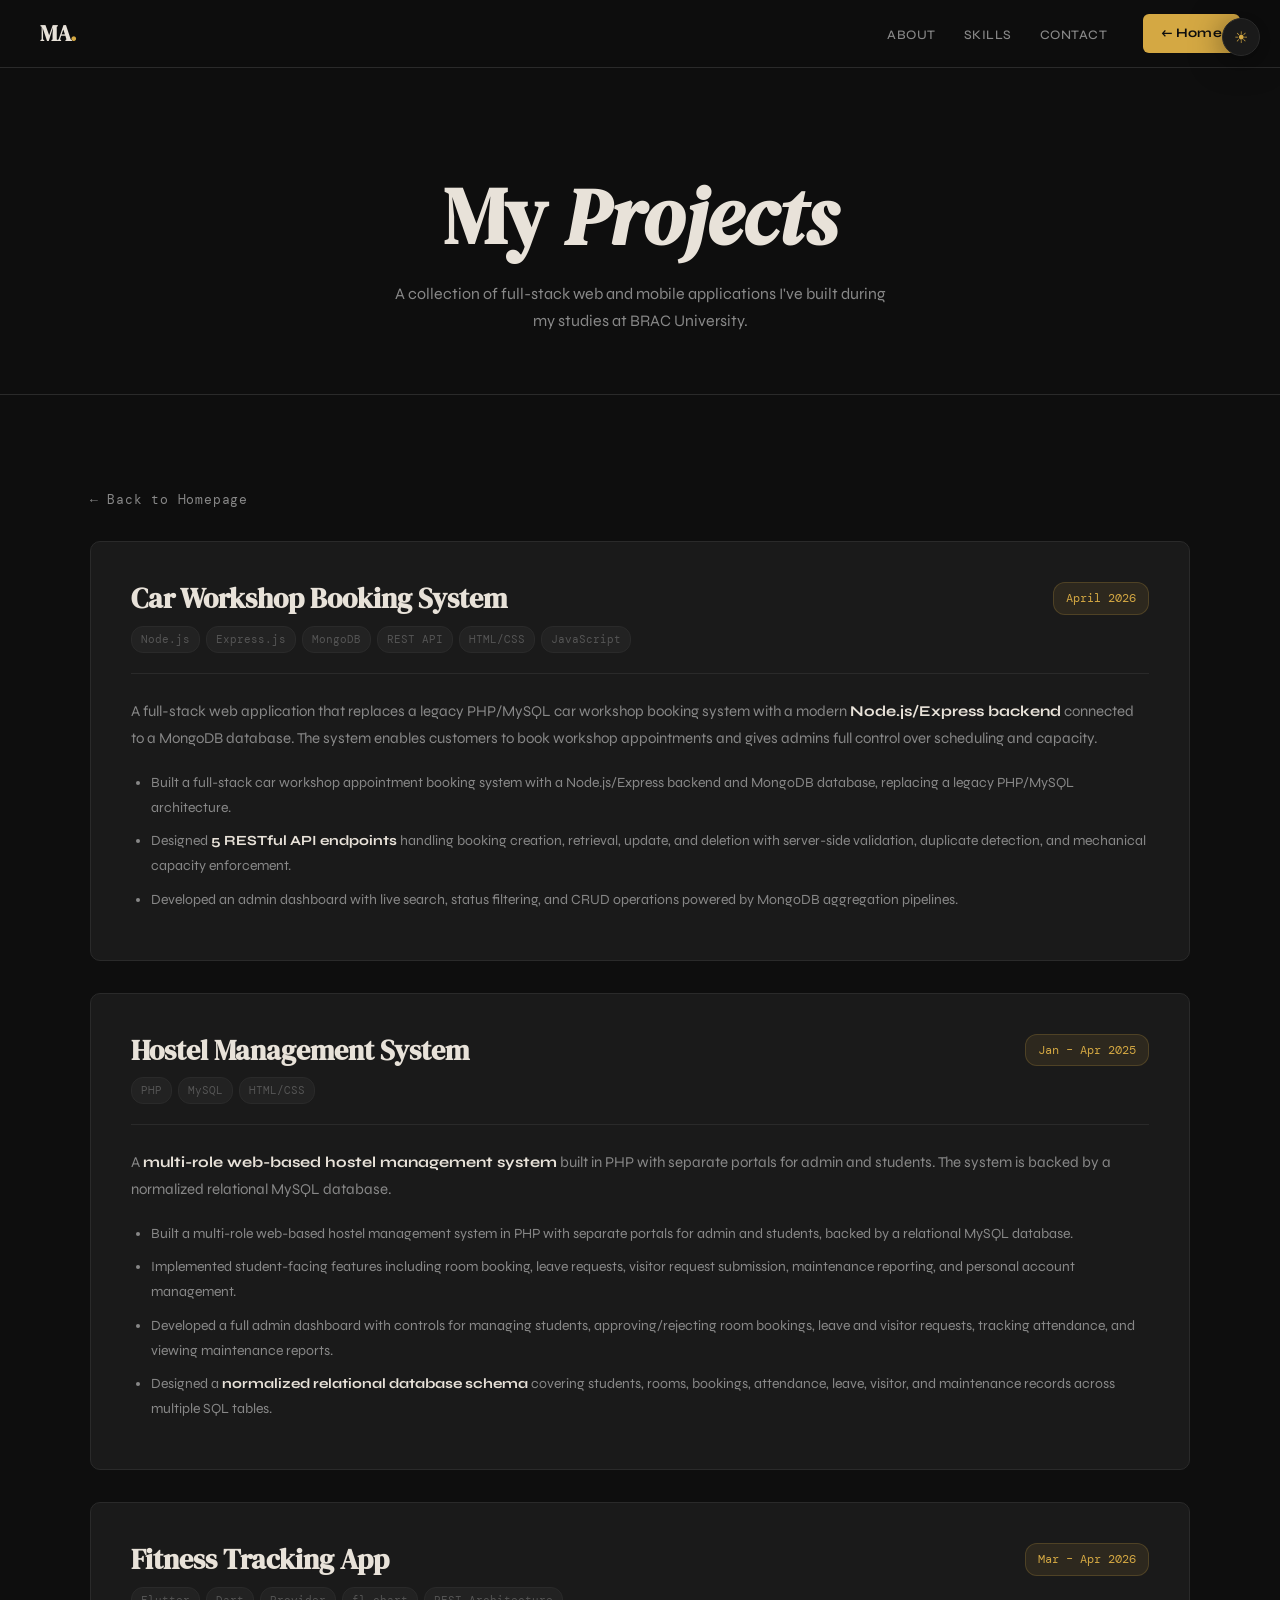
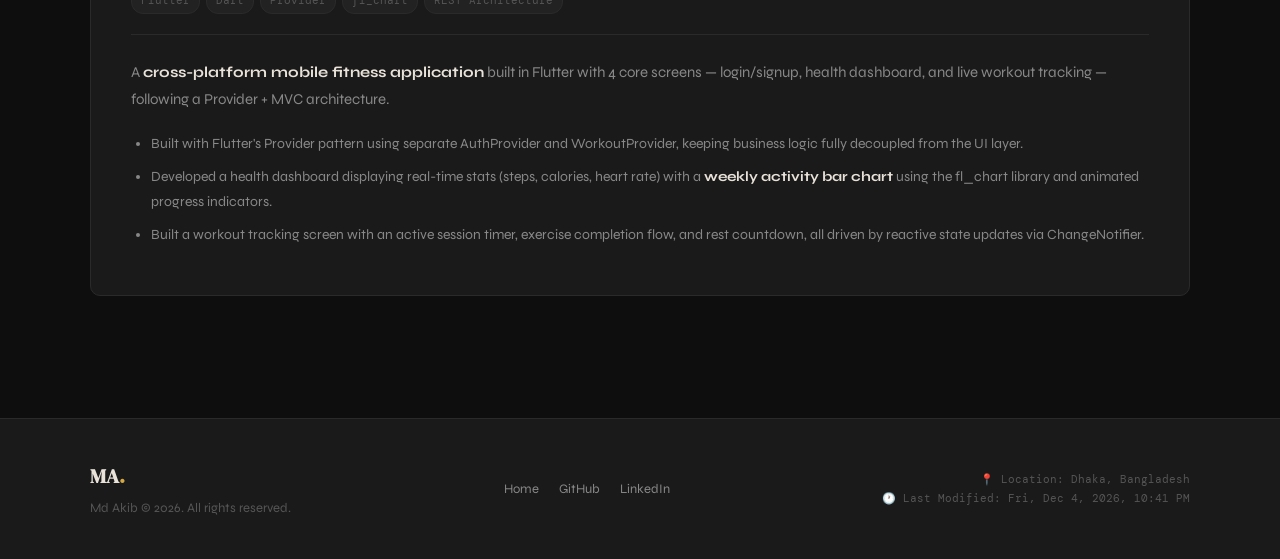
<file: projects.html>
<!DOCTYPE html>
<html lang="en">
<head>
  <meta charset="UTF-8" />
  <meta name="viewport" content="width=device-width, initial-scale=1.0" />
  <meta name="description" content="Portfolio projects by Md Akib – CS Student at BRAC University" />
  <title>Projects | Md Akib</title>
  <link rel="stylesheet" href="style.css" />
  <link rel="preconnect" href="https://fonts.googleapis.com">
  <link href="https://fonts.googleapis.com/css2?family=DM+Serif+Display:ital@0;1&family=DM+Mono:wght@300;400;500&family=Syne:wght@400;500;600;700;800&display=swap" rel="stylesheet">
  <!-- Internal style for projects page specifics -->
  <style>
    .project-hero {
      padding: 100px 40px 60px;
      text-align: center;
      border-bottom: 1px solid var(--border);
    }
    .project-hero h1 {
      font-family: var(--font-display);
      font-size: clamp(48px, 7vw, 80px);
      color: var(--text);
    }
    .project-hero p {
      color: var(--text-muted);
      font-size: 16px;
      max-width: 500px;
      margin: 16px auto 0;
    }
    .back-link {
      display: inline-flex;
      align-items: center;
      gap: 8px;
      font-size: 13px;
      color: var(--text-muted);
      font-family: var(--font-mono);
      letter-spacing: 0.06em;
      margin-bottom: 30px;
      transition: color var(--transition);
    }
    .back-link:hover { color: var(--accent); }
    .project-full {
      background: var(--surface);
      border: 1px solid var(--border);
      border-radius: var(--radius);
      padding: 40px;
      margin-bottom: 32px;
    }
    .project-full-header {
      display: flex;
      justify-content: space-between;
      align-items: flex-start;
      flex-wrap: wrap;
      gap: 14px;
      margin-bottom: 24px;
      padding-bottom: 20px;
      border-bottom: 1px solid var(--border);
    }
    .project-full h2 {
      font-family: var(--font-display);
      font-size: 28px;
      color: var(--text);
    }
    .project-full-date {
      font-family: var(--font-mono);
      font-size: 12px;
      color: var(--accent);
      padding: 5px 12px;
      background: rgba(212,168,67,0.1);
      border-radius: 12px;
      border: 1px solid rgba(212,168,67,0.2);
    }
    .project-body p {
      color: var(--text-muted);
      font-size: 15px;
      line-height: 1.8;
      margin-bottom: 18px;
    }
    .project-body ul {
      list-style: disc;
      padding-left: 20px;
      color: var(--text-muted);
      font-size: 14px;
      line-height: 1.8;
    }
    .project-body ul li { margin-bottom: 8px; }
    .project-body strong { color: var(--text); }
  </style>
</head>
<body>

  <button class="theme-toggle" id="themeToggle" aria-label="Toggle dark/light mode">
    <span class="toggle-icon">☀</span>
  </button>

  <nav class="nav" id="navbar">
    <div class="nav-logo">MA<span class="dot">.</span></div>
    <ul class="nav-links">
      <li><a href="index.html#about">About</a></li>
      <li><a href="index.html#skills">Skills</a></li>
      <li><a href="index.html#contact">Contact</a></li>
    </ul>
    <a href="index.html" class="nav-cta">← Home</a>
  </nav>

  <div class="project-hero">
    <h1>My <em>Projects</em></h1>
    <p>A collection of full-stack web and mobile applications I've built during my studies at BRAC University.</p>
  </div>

  <section class="section">
    <div class="container">
      <a href="index.html" class="back-link">← Back to Homepage</a>

      <!-- Project 1 -->
      <div class="project-full" id="car-workshop">
        <div class="project-full-header">
          <div>
            <h2>Car Workshop Booking System</h2>
            <div class="project-tags" style="margin-top:10px;">
              <span class="tag-sm">Node.js</span>
              <span class="tag-sm">Express.js</span>
              <span class="tag-sm">MongoDB</span>
              <span class="tag-sm">REST API</span>
              <span class="tag-sm">HTML/CSS</span>
              <span class="tag-sm">JavaScript</span>
            </div>
          </div>
          <span class="project-full-date">April 2026</span>
        </div>
        <div class="project-body">
          <p>A full-stack web application that replaces a legacy PHP/MySQL car workshop booking system with a modern <strong>Node.js/Express backend</strong> connected to a MongoDB database. The system enables customers to book workshop appointments and gives admins full control over scheduling and capacity.</p>
          <ul>
            <li>Built a full-stack car workshop appointment booking system with a Node.js/Express backend and MongoDB database, replacing a legacy PHP/MySQL architecture.</li>
            <li>Designed <strong>5 RESTful API endpoints</strong> handling booking creation, retrieval, update, and deletion with server-side validation, duplicate detection, and mechanical capacity enforcement.</li>
            <li>Developed an admin dashboard with live search, status filtering, and CRUD operations powered by MongoDB aggregation pipelines.</li>
          </ul>
        </div>
      </div>

      <!-- Project 2 -->
      <div class="project-full" id="hostel">
        <div class="project-full-header">
          <div>
            <h2>Hostel Management System</h2>
            <div class="project-tags" style="margin-top:10px;">
              <span class="tag-sm">PHP</span>
              <span class="tag-sm">MySQL</span>
              <span class="tag-sm">HTML/CSS</span>
            </div>
          </div>
          <span class="project-full-date">Jan – Apr 2025</span>
        </div>
        <div class="project-body">
          <p>A <strong>multi-role web-based hostel management system</strong> built in PHP with separate portals for admin and students. The system is backed by a normalized relational MySQL database.</p>
          <ul>
            <li>Built a multi-role web-based hostel management system in PHP with separate portals for admin and students, backed by a relational MySQL database.</li>
            <li>Implemented student-facing features including room booking, leave requests, visitor request submission, maintenance reporting, and personal account management.</li>
            <li>Developed a full admin dashboard with controls for managing students, approving/rejecting room bookings, leave and visitor requests, tracking attendance, and viewing maintenance reports.</li>
            <li>Designed a <strong>normalized relational database schema</strong> covering students, rooms, bookings, attendance, leave, visitor, and maintenance records across multiple SQL tables.</li>
          </ul>
        </div>
      </div>

      <!-- Project 3 -->
      <div class="project-full" id="fitness">
        <div class="project-full-header">
          <div>
            <h2>Fitness Tracking App</h2>
            <div class="project-tags" style="margin-top:10px;">
              <span class="tag-sm">Flutter</span>
              <span class="tag-sm">Dart</span>
              <span class="tag-sm">Provider</span>
              <span class="tag-sm">fl_chart</span>
              <span class="tag-sm">REST Architecture</span>
            </div>
          </div>
          <span class="project-full-date">Mar – Apr 2026</span>
        </div>
        <div class="project-body">
          <p>A <strong>cross-platform mobile fitness application</strong> built in Flutter with 4 core screens — login/signup, health dashboard, and live workout tracking — following a Provider + MVC architecture.</p>
          <ul>
            <li>Built with Flutter's Provider pattern using separate AuthProvider and WorkoutProvider, keeping business logic fully decoupled from the UI layer.</li>
            <li>Developed a health dashboard displaying real-time stats (steps, calories, heart rate) with a <strong>weekly activity bar chart</strong> using the fl_chart library and animated progress indicators.</li>
            <li>Built a workout tracking screen with an active session timer, exercise completion flow, and rest countdown, all driven by reactive state updates via ChangeNotifier.</li>
          </ul>
        </div>
      </div>

    </div>
  </section>

  <footer class="footer">
    <div class="container footer-inner">
      <div class="footer-left">
        <span class="footer-logo">MA<span class="dot">.</span></span>
        <p>Md Akib &copy; <span id="year"></span>. All rights reserved.</p>
      </div>
      <div class="footer-nav">
        <a href="index.html">Home</a>
        <a href="https://github.com/Akib-17" target="_blank" rel="noopener">GitHub</a>
        <a href="https://www.linkedin.com/in/md-akib20/" target="_blank" rel="noopener">LinkedIn</a>
      </div>
      <div class="footer-meta" id="footerMeta"></div>
    </div>
  </footer>

  <script src="script.js"></script>
</body>
</html>
</file>
<file: style.css>
/* ============================================================
   style.css — Md Akib Personal Homepage
   Theme: Dark editorial with warm amber accents
   ============================================================ */

/* ---------- CSS Variables ---------- */
:root {
  --bg: #0e0e0e;
  --bg-alt: #141414;
  --surface: #1a1a1a;
  --surface-2: #222222;
  --border: #2a2a2a;
  --accent: #d4a843;
  --accent-2: #e8c170;
  --text: #e8e2d9;
  --text-muted: #888;
  --text-dim: #555;
  --radius: 10px;
  --font-display: 'DM Serif Display', Georgia, serif;
  --font-body: 'Syne', sans-serif;
  --font-mono: 'DM Mono', monospace;
  --nav-h: 68px;
  --transition: 0.25s ease;
  --shadow: 0 4px 32px rgba(0,0,0,0.5);
}

/* Light mode */
[data-theme="light"] {
  --bg: #f5f0e8;
  --bg-alt: #ece6da;
  --surface: #ffffff;
  --surface-2: #f0ece4;
  --border: #ddd6c8;
  --accent: #b8861c;
  --accent-2: #d4a843;
  --text: #1a1610;
  --text-muted: #6b6358;
  --text-dim: #aaa09a;
  --shadow: 0 4px 32px rgba(0,0,0,0.12);
}

/* ---------- Reset & Base ---------- */
*, *::before, *::after { box-sizing: border-box; margin: 0; padding: 0; }

html { scroll-behavior: smooth; }

body {
  background: var(--bg);
  color: var(--text);
  font-family: var(--font-body);
  font-size: 16px;
  line-height: 1.7;
  transition: background var(--transition), color var(--transition);
}

a { color: var(--accent); text-decoration: none; transition: color var(--transition); }
a:hover { color: var(--accent-2); }
.inline-link { border-bottom: 1px solid var(--accent); }
.inline-link:hover { border-color: var(--accent-2); }

img { max-width: 100%; display: block; }
ul { list-style: none; }
h1, h2, h3, h4 { line-height: 1.2; }

/* ---------- Theme Toggle ---------- */
.theme-toggle {
  position: fixed;
  top: 18px;
  right: 20px;
  z-index: 1000;
  background: var(--surface);
  border: 1px solid var(--border);
  color: var(--accent);
  width: 38px; height: 38px;
  border-radius: 50%;
  cursor: pointer;
  font-size: 16px;
  display: flex; align-items: center; justify-content: center;
  transition: all var(--transition);
  box-shadow: var(--shadow);
}
.theme-toggle:hover { background: var(--accent); color: var(--bg); }

/* ---------- Navigation ---------- */
.nav {
  position: sticky;
  top: 0;
  z-index: 900;
  height: var(--nav-h);
  background: rgba(14,14,14,0.92);
  backdrop-filter: blur(14px);
  border-bottom: 1px solid var(--border);
  display: flex; align-items: center;
  padding: 0 40px;
  gap: 24px;
  transition: background var(--transition);
}

[data-theme="light"] .nav {
  background: rgba(245,240,232,0.92);
}

.nav-logo {
  font-family: var(--font-display);
  font-size: 22px;
  color: var(--text);
  font-weight: 700;
  letter-spacing: -0.5px;
  margin-right: auto;
}

.dot { color: var(--accent); }

.nav-links {
  display: flex; gap: 4px;
}

.nav-links a {
  color: var(--text-muted);
  font-size: 13px;
  font-weight: 500;
  padding: 6px 12px;
  border-radius: 6px;
  letter-spacing: 0.04em;
  text-transform: uppercase;
  transition: all var(--transition);
}

.nav-links a:hover {
  color: var(--text);
  background: var(--surface);
}

.nav-cta {
  background: var(--accent);
  color: var(--bg) !important;
  font-size: 13px;
  font-weight: 700;
  padding: 8px 18px;
  border-radius: 6px;
  letter-spacing: 0.02em;
  transition: all var(--transition);
}
.nav-cta:hover { background: var(--accent-2); transform: translateY(-1px); }

/* ---------- Hero ---------- */
.hero {
  min-height: calc(100vh - var(--nav-h));
  display: flex;
  flex-direction: column;
  justify-content: center;
  padding: 80px 40px 60px;
  position: relative;
  overflow: hidden;
}

.hero::before {
  content: '';
  position: absolute;
  top: -200px; right: -200px;
  width: 600px; height: 600px;
  background: radial-gradient(circle, rgba(212,168,67,0.08) 0%, transparent 70%);
  pointer-events: none;
  animation: float 8s ease-in-out infinite;
}

.hero::after {
  content: '';
  position: absolute;
  bottom: -100px; left: 40%;
  width: 300px; height: 300px;
  background: radial-gradient(circle, rgba(212,168,67,0.05) 0%, transparent 70%);
  pointer-events: none;
  animation: float 10s ease-in-out infinite reverse;
}

@keyframes float {
  0%, 100% { transform: translateY(0); }
  50% { transform: translateY(-30px); }
}

.hero-grid {
  max-width: 1200px;
  margin: 0 auto;
  display: grid;
  grid-template-columns: 1fr 380px;
  gap: 60px;
  align-items: center;
  width: 100%;
}

.hero-tag {
  font-family: var(--font-mono);
  font-size: 12px;
  color: var(--accent);
  letter-spacing: 0.12em;
  text-transform: uppercase;
  margin-bottom: 20px;
  opacity: 0;
  animation: fadeUp 0.6s 0.2s forwards;
}

.hero-name {
  font-family: var(--font-display);
  font-size: clamp(64px, 9vw, 120px);
  color: var(--text);
  line-height: 0.95;
  margin-bottom: 20px;
  opacity: 0;
  animation: fadeUp 0.6s 0.35s forwards;
}

.hero-name em {
  color: var(--accent);
  font-style: italic;
}

.hero-role {
  font-size: 18px;
  font-weight: 600;
  color: var(--text-muted);
  margin-bottom: 16px;
  opacity: 0;
  animation: fadeUp 0.6s 0.5s forwards;
}

.hero-desc {
  font-size: 16px;
  color: var(--text-muted);
  max-width: 480px;
  margin-bottom: 36px;
  opacity: 0;
  animation: fadeUp 0.6s 0.65s forwards;
}

.hero-cta-row {
  display: flex; gap: 14px; flex-wrap: wrap;
  opacity: 0;
  animation: fadeUp 0.6s 0.8s forwards;
}

.btn-primary {
  background: var(--accent);
  color: var(--bg);
  font-weight: 700;
  font-size: 14px;
  padding: 12px 24px;
  border-radius: 8px;
  border: none;
  cursor: pointer;
  transition: all var(--transition);
  display: inline-block;
  font-family: var(--font-body);
}
.btn-primary:hover { background: var(--accent-2); transform: translateY(-2px); box-shadow: 0 8px 20px rgba(212,168,67,0.3); color: var(--bg); }

.btn-ghost {
  background: transparent;
  color: var(--text);
  font-weight: 600;
  font-size: 14px;
  padding: 12px 24px;
  border-radius: 8px;
  border: 1px solid var(--border);
  cursor: pointer;
  transition: all var(--transition);
  display: inline-block;
}
.btn-ghost:hover { border-color: var(--accent); color: var(--accent); background: rgba(212,168,67,0.05); }

/* Photo */
.hero-photo-wrap {
  position: relative;
  display: flex; justify-content: center;
  opacity: 0;
  animation: fadeUp 0.7s 0.4s forwards;
}

.photo-frame {
  width: 280px; height: 320px;
  border-radius: 12px;
  overflow: hidden;
  border: 2px solid var(--border);
  position: relative;
  background: var(--surface);
}

.photo-frame::before {
  content: '';
  position: absolute;
  inset: 0;
  background: linear-gradient(135deg, rgba(212,168,67,0.15), transparent);
  z-index: 1;
  pointer-events: none;
}

.profile-photo {
  width: 100%; height: 100%;
  object-fit: cover;
}

.photo-placeholder {
  width: 100%; height: 100%;
  align-items: center; justify-content: center;
  background: linear-gradient(135deg, var(--surface-2), var(--surface));
}

.initials-big {
  font-family: var(--font-display);
  font-size: 80px;
  color: var(--accent);
  opacity: 0.6;
}

.hero-badge {
  position: absolute;
  bottom: 20px; right: -12px;
  background: var(--accent);
  color: var(--bg);
  font-size: 11px;
  font-weight: 700;
  padding: 6px 14px;
  border-radius: 20px;
  letter-spacing: 0.06em;
  text-transform: uppercase;
  box-shadow: 0 4px 16px rgba(212,168,67,0.4);
  animation: pulse 3s ease-in-out infinite;
}

@keyframes pulse {
  0%, 100% { box-shadow: 0 4px 16px rgba(212,168,67,0.4); }
  50% { box-shadow: 0 4px 28px rgba(212,168,67,0.7); }
}

.hero-scroll-hint {
  position: absolute;
  bottom: 28px; left: 50%;
  transform: translateX(-50%);
  font-family: var(--font-mono);
  font-size: 11px;
  color: var(--text-dim);
  letter-spacing: 0.1em;
  animation: bounce 2s ease-in-out infinite;
}

@keyframes bounce {
  0%, 100% { transform: translateX(-50%) translateY(0); }
  50% { transform: translateX(-50%) translateY(6px); }
}

@keyframes fadeUp {
  from { opacity: 0; transform: translateY(20px); }
  to   { opacity: 1; transform: translateY(0); }
}

/* ---------- Quote Strip ---------- */
.quote-strip {
  background: var(--surface);
  border-top: 1px solid var(--border);
  border-bottom: 1px solid var(--border);
  padding: 40px 40px;
  text-align: center;
}

.quote-strip blockquote {
  font-family: var(--font-display);
  font-size: clamp(20px, 3vw, 28px);
  font-style: italic;
  color: var(--text);
  max-width: 700px;
  margin: 0 auto;
  line-height: 1.5;
}

.quote-mark {
  color: var(--accent);
  font-size: 2em;
  line-height: 0;
  vertical-align: -0.3em;
  margin: 0 4px;
}

.quote-strip cite {
  display: block;
  margin-top: 14px;
  font-size: 13px;
  font-family: var(--font-mono);
  font-style: normal;
  color: var(--text-muted);
  letter-spacing: 0.06em;
}

/* ---------- Sections ---------- */
.section { padding: 90px 40px; }
.section-alt { background: var(--bg-alt); }

.container { max-width: 1100px; margin: 0 auto; }

.section-header {
  display: flex; align-items: baseline; gap: 16px;
  margin-bottom: 50px;
  border-bottom: 1px solid var(--border);
  padding-bottom: 20px;
}

.section-number {
  font-family: var(--font-mono);
  font-size: 12px;
  color: var(--accent);
  letter-spacing: 0.1em;
}

.section-header h2 {
  font-family: var(--font-display);
  font-size: clamp(32px, 4vw, 48px);
  color: var(--text);
}

/* ---------- About ---------- */
.about-grid {
  display: grid;
  grid-template-columns: 1fr 320px;
  gap: 50px;
  align-items: start;
}

.about-text p {
  color: var(--text-muted);
  margin-bottom: 18px;
  font-size: 16px;
  line-height: 1.8;
}

.about-text strong { color: var(--text); }
.about-text em { color: var(--accent-2); font-style: italic; }

.about-info-box {
  background: var(--surface);
  border: 1px solid var(--border);
  border-radius: var(--radius);
  padding: 28px;
}

.about-info-box h3 {
  font-family: var(--font-display);
  font-size: 20px;
  margin-bottom: 20px;
  color: var(--accent);
}

.info-list li {
  display: flex;
  flex-direction: column;
  gap: 2px;
  padding: 10px 0;
  border-bottom: 1px solid var(--border);
  font-size: 14px;
}
.info-list li:last-child { border-bottom: none; }

.info-label {
  font-family: var(--font-mono);
  font-size: 10px;
  color: var(--text-dim);
  letter-spacing: 0.1em;
  text-transform: uppercase;
}

/* ---------- Education ---------- */
.education-card {
  background: var(--surface);
  border: 1px solid var(--border);
  border-radius: var(--radius);
  padding: 36px;
}

.edu-top {
  display: flex;
  justify-content: space-between;
  align-items: flex-start;
  margin-bottom: 28px;
  flex-wrap: wrap;
  gap: 14px;
}

.edu-top h3 {
  font-family: var(--font-display);
  font-size: 26px;
  color: var(--text);
}

.edu-school {
  color: var(--text-muted);
  font-size: 15px;
  margin-top: 6px;
}

.edu-badge {
  background: rgba(212,168,67,0.12);
  color: var(--accent);
  border: 1px solid rgba(212,168,67,0.3);
  font-size: 12px;
  font-weight: 600;
  padding: 6px 14px;
  border-radius: 20px;
  font-family: var(--font-mono);
  white-space: nowrap;
}

.edu-details { display: flex; flex-direction: column; gap: 24px; }

.edu-block h4 {
  font-size: 12px;
  text-transform: uppercase;
  letter-spacing: 0.1em;
  color: var(--text-dim);
  font-family: var(--font-mono);
  margin-bottom: 12px;
}

.tag-cloud { display: flex; flex-wrap: wrap; gap: 8px; }

.tag {
  background: var(--surface-2);
  color: var(--text-muted);
  font-size: 12px;
  padding: 5px 12px;
  border-radius: 20px;
  border: 1px solid var(--border);
  transition: all var(--transition);
}
.tag:hover { background: rgba(212,168,67,0.1); color: var(--accent); border-color: rgba(212,168,67,0.3); }

/* ---------- Skills Table ---------- */
.skills-table-wrap { overflow-x: auto; }

.skills-table {
  width: 100%;
  border-collapse: collapse;
  font-size: 14px;
}

.skills-table th {
  text-align: left;
  padding: 14px 18px;
  font-family: var(--font-mono);
  font-size: 11px;
  letter-spacing: 0.1em;
  text-transform: uppercase;
  color: var(--accent);
  background: var(--surface);
  border: 1px solid var(--border);
}

.skills-table td {
  padding: 16px 18px;
  border: 1px solid var(--border);
  vertical-align: middle;
  color: var(--text-muted);
}

/* Striped rows */
.skills-table tbody tr:nth-child(odd) td { background: var(--surface); }
.skills-table tbody tr:nth-child(even) td { background: var(--bg); }

/* Hover effect */
.skills-table tbody tr:hover td {
  background: rgba(212,168,67,0.05);
  color: var(--text);
}

.bar {
  display: block;
  background: var(--surface-2);
  border-radius: 4px;
  height: 6px;
  width: 140px;
  overflow: hidden;
}
.bar span {
  display: block;
  height: 100%;
  background: linear-gradient(90deg, var(--accent), var(--accent-2));
  border-radius: 4px;
  transition: width 1s ease;
}

/* ---------- Projects ---------- */
.projects-grid {
  display: grid;
  grid-template-columns: repeat(auto-fit, minmax(300px, 1fr));
  gap: 24px;
  margin-bottom: 40px;
}

.project-card {
  background: var(--surface);
  border: 1px solid var(--border);
  border-radius: var(--radius);
  padding: 28px;
  display: flex; flex-direction: column;
  transition: all var(--transition);
  position: relative;
  overflow: hidden;
}

.project-card::before {
  content: '';
  position: absolute;
  top: 0; left: 0; right: 0;
  height: 2px;
  background: linear-gradient(90deg, var(--accent), var(--accent-2));
  transform: scaleX(0);
  transform-origin: left;
  transition: transform var(--transition);
}

.project-card:hover { border-color: rgba(212,168,67,0.3); transform: translateY(-3px); box-shadow: var(--shadow); }
.project-card:hover::before { transform: scaleX(1); }

.project-top { margin-bottom: 18px; }

.project-year {
  font-family: var(--font-mono);
  font-size: 11px;
  color: var(--accent);
  letter-spacing: 0.08em;
  display: block;
  margin-bottom: 8px;
}

.project-top h3 {
  font-family: var(--font-display);
  font-size: 20px;
  color: var(--text);
  margin-bottom: 12px;
}

.project-tags { display: flex; flex-wrap: wrap; gap: 6px; }

.tag-sm {
  background: var(--surface-2);
  color: var(--text-dim);
  font-size: 11px;
  padding: 3px 9px;
  border-radius: 12px;
  border: 1px solid var(--border);
  font-family: var(--font-mono);
}

.project-details {
  list-style: disc;
  padding-left: 18px;
  color: var(--text-muted);
  font-size: 13px;
  line-height: 1.7;
  flex: 1;
  margin-bottom: 20px;
}
.project-details li { margin-bottom: 6px; }
.project-details strong { color: var(--text); }

.project-link {
  font-size: 13px;
  font-weight: 600;
  color: var(--accent);
  letter-spacing: 0.04em;
  display: inline-flex; align-items: center; gap: 4px;
  transition: gap var(--transition);
}
.project-link:hover { gap: 8px; }

.center-link { text-align: center; }

/* ---------- Links & Interests ---------- */
.links-grid {
  display: grid;
  grid-template-columns: repeat(auto-fit, minmax(220px, 1fr));
  gap: 24px;
}

.link-category {
  background: var(--surface);
  border: 1px solid var(--border);
  border-radius: var(--radius);
  padding: 24px;
  transition: border-color var(--transition);
}

.link-category:hover { border-color: rgba(212,168,67,0.3); }

.link-category h3 {
  font-size: 15px;
  font-weight: 700;
  margin-bottom: 14px;
  color: var(--text);
}

.link-category ul li,
.link-category ol li {
  font-size: 13px;
  color: var(--text-muted);
  padding: 5px 0;
  border-bottom: 1px solid var(--border);
  list-style: none;
}
.link-category ul li:last-child,
.link-category ol li:last-child { border-bottom: none; }

.numbered-list { padding-left: 18px; }
.numbered-list li { list-style: decimal; }

/* ---------- Achievements ---------- */
.achievements-grid {
  display: grid;
  grid-template-columns: repeat(auto-fit, minmax(220px, 1fr));
  gap: 20px;
}

.achieve-card {
  background: var(--surface);
  border: 1px solid var(--border);
  border-radius: var(--radius);
  padding: 28px;
  text-align: center;
  transition: all var(--transition);
}

.achieve-card:hover {
  border-color: rgba(212,168,67,0.3);
  transform: translateY(-2px);
}

.achieve-icon {
  font-size: 32px;
  display: block;
  margin-bottom: 12px;
}

.achieve-card h4 {
  font-size: 15px;
  font-weight: 700;
  color: var(--text);
  margin-bottom: 10px;
}

.achieve-card p {
  font-size: 13px;
  color: var(--text-muted);
  line-height: 1.6;
}
.achieve-card strong { color: var(--accent); }

/* ---------- Contact ---------- */
.contact-wrap {
  display: grid;
  grid-template-columns: 1fr 1.5fr;
  gap: 60px;
  align-items: start;
}

.contact-info p {
  color: var(--text-muted);
  font-size: 16px;
  line-height: 1.8;
  margin-bottom: 16px;
}

.contact-form { display: flex; flex-direction: column; gap: 18px; }

.form-row { display: grid; grid-template-columns: 1fr 1fr; gap: 18px; }

.form-group { display: flex; flex-direction: column; gap: 6px; }

.form-group label {
  font-family: var(--font-mono);
  font-size: 11px;
  letter-spacing: 0.1em;
  text-transform: uppercase;
  color: var(--text-muted);
}

.form-group input,
.form-group textarea {
  background: var(--surface);
  border: 1px solid var(--border);
  border-radius: 8px;
  padding: 12px 16px;
  font-size: 14px;
  font-family: var(--font-body);
  color: var(--text);
  resize: vertical;
  transition: border-color var(--transition);
  outline: none;
}

.form-group input:focus,
.form-group textarea:focus {
  border-color: var(--accent);
  box-shadow: 0 0 0 3px rgba(212,168,67,0.1);
}

.form-submit { align-self: flex-start; }

.form-success {
  font-size: 14px;
  color: #4caf50;
  font-family: var(--font-mono);
}

/* ---------- Footer ---------- */
.footer {
  background: var(--surface);
  border-top: 1px solid var(--border);
  padding: 40px;
}

.footer-inner {
  display: flex;
  flex-wrap: wrap;
  gap: 24px;
  justify-content: space-between;
  align-items: center;
}

.footer-logo {
  font-family: var(--font-display);
  font-size: 20px;
  color: var(--text);
  font-weight: 700;
  display: block;
  margin-bottom: 4px;
}

.footer-left p {
  font-size: 13px;
  color: var(--text-dim);
}

.footer-nav { display: flex; gap: 20px; flex-wrap: wrap; }
.footer-nav a {
  font-size: 13px;
  color: var(--text-muted);
  transition: color var(--transition);
}
.footer-nav a:hover { color: var(--accent); }

.footer-meta {
  font-family: var(--font-mono);
  font-size: 11px;
  color: var(--text-dim);
  text-align: right;
  line-height: 1.8;
}

/* ---------- Responsive ---------- */
@media (max-width: 900px) {
  .hero-grid { grid-template-columns: 1fr; }
  .hero-photo-wrap { order: -1; }
  .about-grid { grid-template-columns: 1fr; }
  .contact-wrap { grid-template-columns: 1fr; }
  .form-row { grid-template-columns: 1fr; }
  .nav-links { display: none; }
  .nav-cta { margin-left: auto; }
}

@media (max-width: 600px) {
  .section { padding: 60px 20px; }
  .hero { padding: 60px 20px 40px; }
  .nav { padding: 0 20px; }
  .footer { padding: 30px 20px; }
  .quote-strip { padding: 30px 20px; }
  .skills-table { font-size: 12px; }
}
</file>
